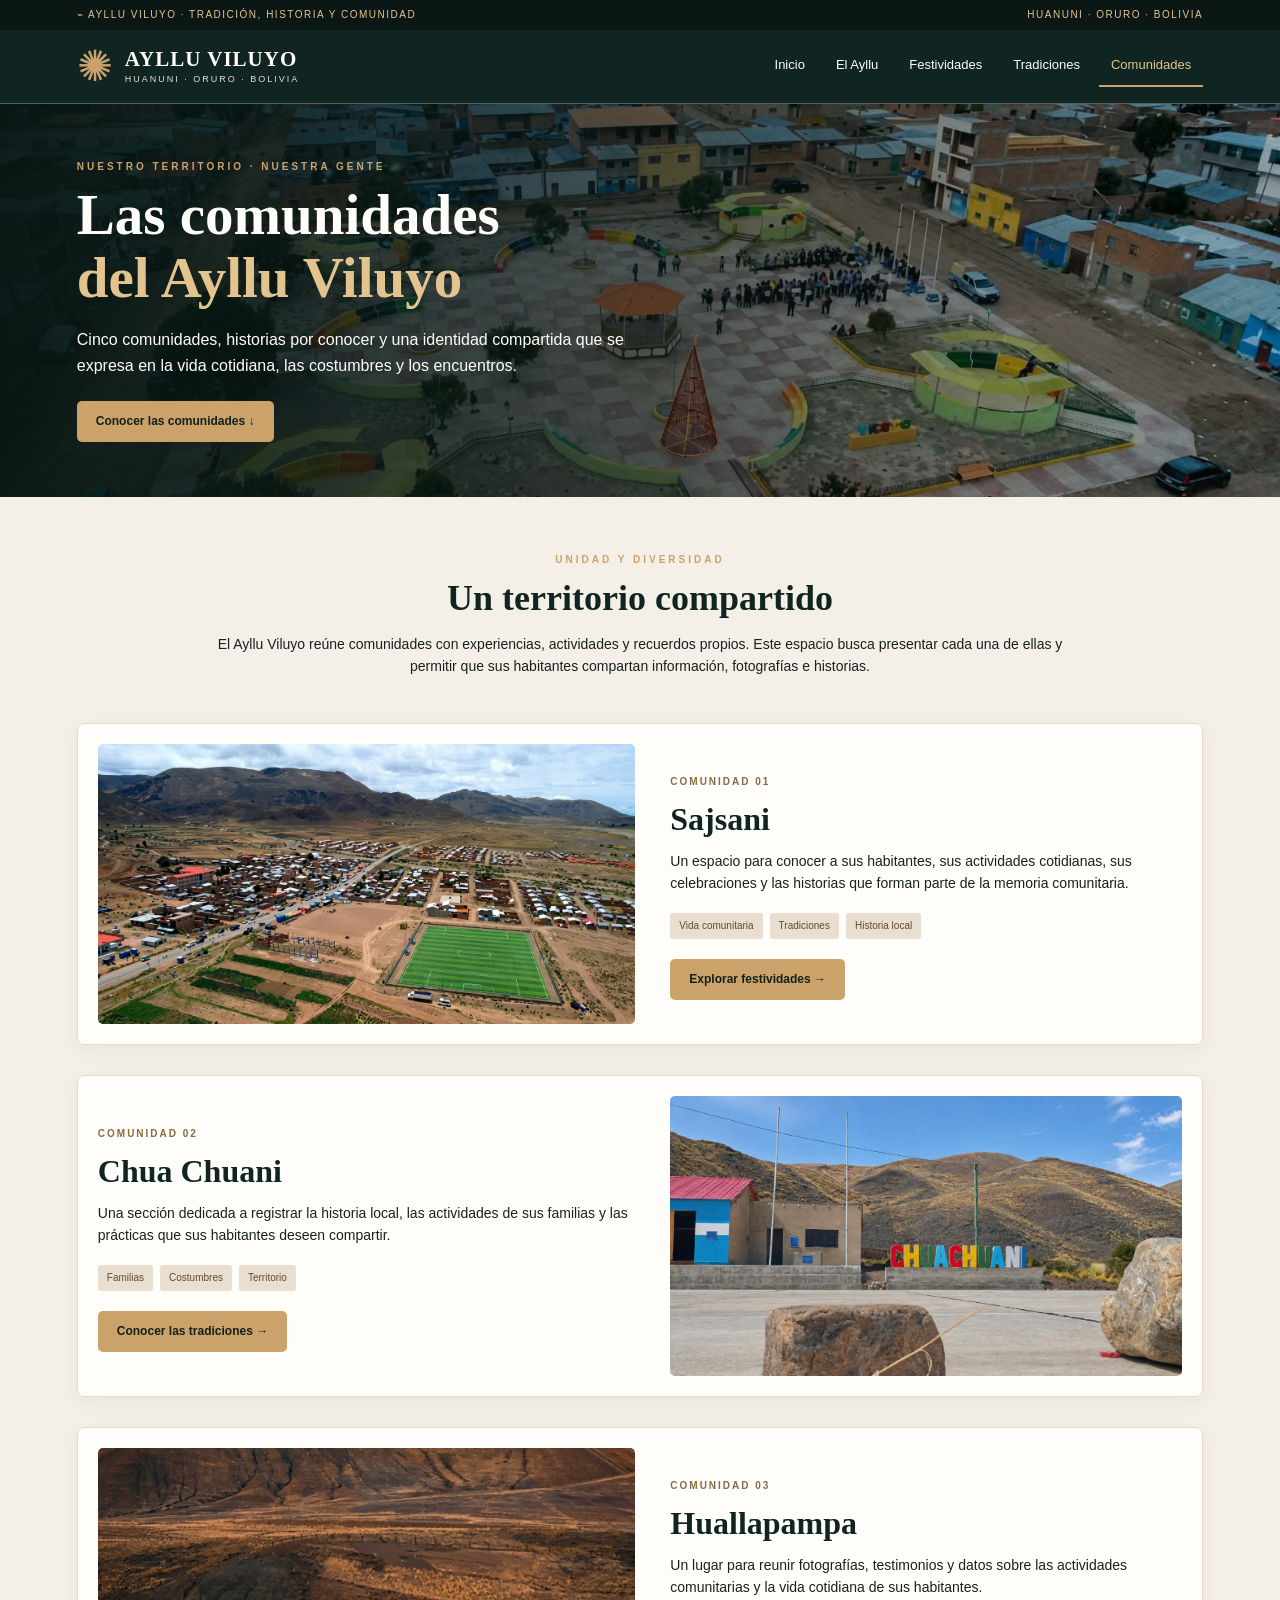
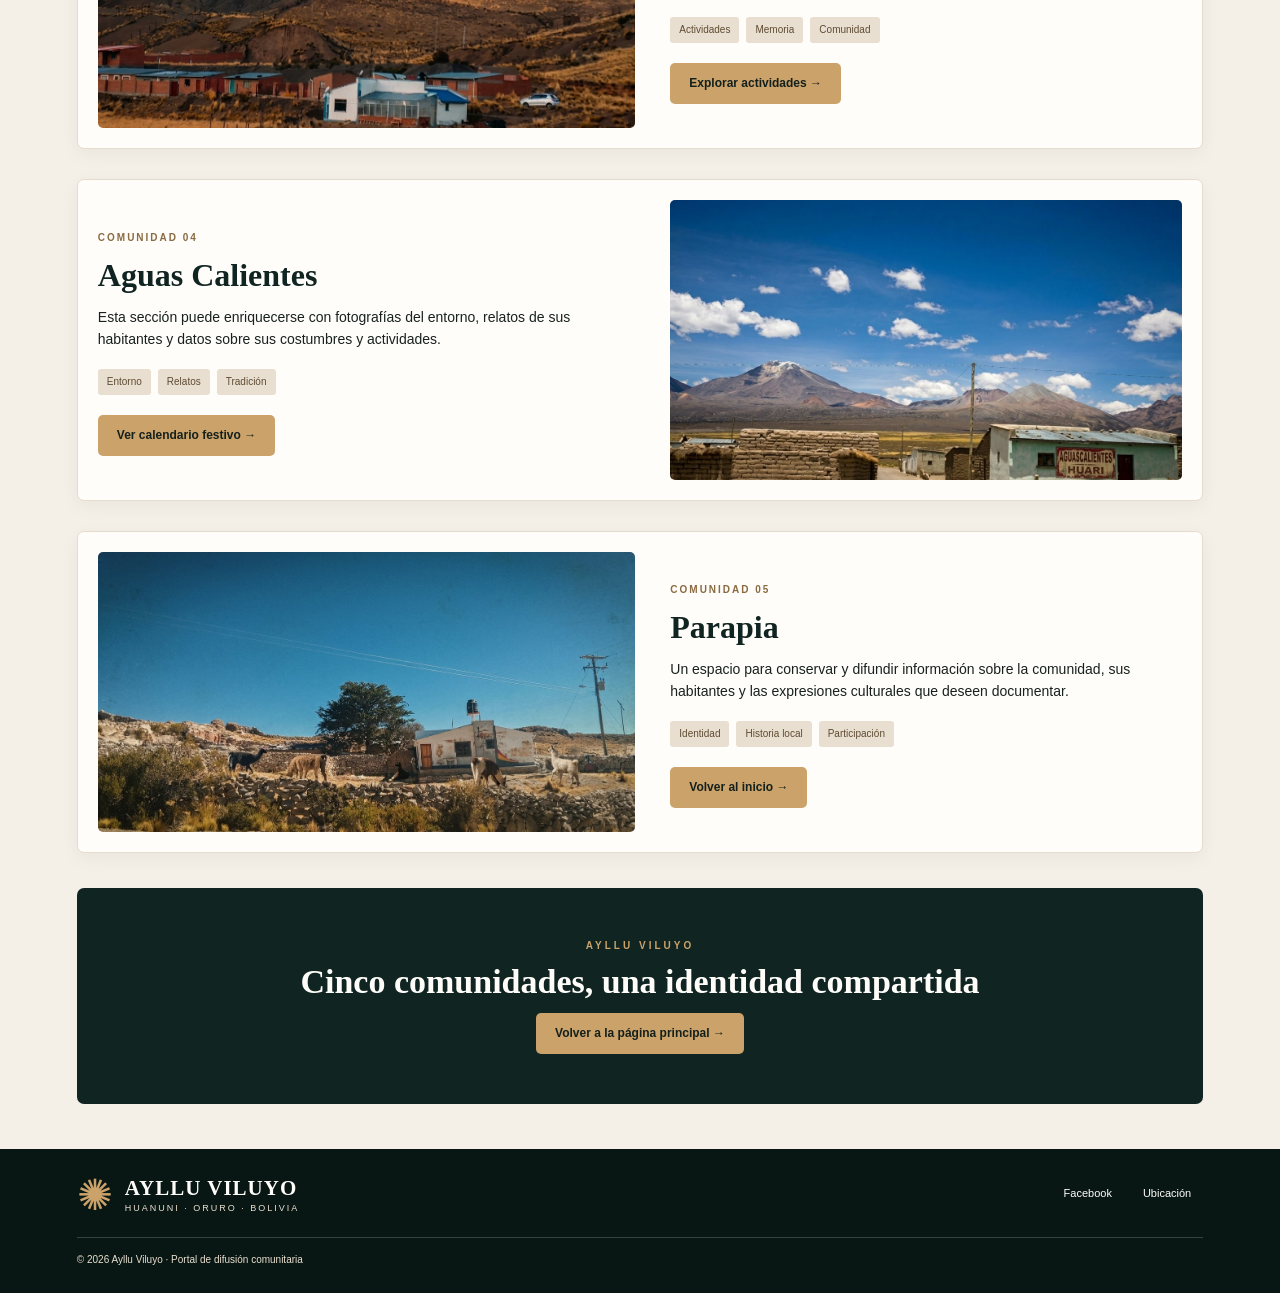
<file: comunidades.html>
<!DOCTYPE html>
<html lang="es">
<head>
<meta charset="UTF-8">
<meta name="viewport" content="width=device-width, initial-scale=1.0">
<title>Comunidades | Ayllu Viluyo</title>
<link rel="stylesheet" href="comunidades.css">
</head>
<body>

<div class="barra-superior"><span>⌁ AYLLU VILUYO · TRADICIÓN, HISTORIA Y COMUNIDAD</span><span>HUANUNI · ORURO · BOLIVIA</span></div>

<header class="encabezado">
<a class="marca" href="index.html"><span class="simbolo">✺</span><span><strong>AYLLU VILUYO</strong><small>HUANUNI · ORURO · BOLIVIA</small></span></a>
<nav>
<a href="index.html">Inicio</a>
<a href="index.html#el-ayllu">El Ayllu</a>
<a href="festividades.html">Festividades</a>
<a href="tradiciones.html">Tradiciones</a>
<a class="activo" href="comunidades.html">Comunidades</a>
</nav>
</header>

<section class="hero">
<div class="hero-contenido">
<p class="etiqueta">NUESTRO TERRITORIO · NUESTRA GENTE</p>
<h1>Las comunidades<br><span>del Ayllu Viluyo</span></h1>
<p>Cinco comunidades, historias por conocer y una identidad compartida que se expresa en la vida cotidiana, las costumbres y los encuentros.</p>
<a class="boton" href="#comunidades">Conocer las comunidades ↓</a>
</div>
</section>

<section class="introduccion">
<p class="etiqueta">UNIDAD Y DIVERSIDAD</p>
<h2>Un territorio compartido</h2>
<p>El Ayllu Viluyo reúne comunidades con experiencias, actividades y recuerdos propios. Este espacio busca presentar cada una de ellas y permitir que sus habitantes compartan información, fotografías e historias.</p>
</section>

<main id="comunidades" class="contenido">

<article class="comunidad-destacada" id="sajsani">
<img src="sajsani.jpeg" alt="Paisaje de la comunidad Sajsani">
<div class="detalle">
<span class="numero">COMUNIDAD 01</span>
<h2>Sajsani</h2>
<p>Un espacio para conocer a sus habitantes, sus actividades cotidianas, sus celebraciones y las historias que forman parte de la memoria comunitaria.</p>
<div class="etiquetas"><span>Vida comunitaria</span><span>Tradiciones</span><span>Historia local</span></div>
<a class="boton" href="festividades.html">Explorar festividades →</a>
</div>
</article>

<article class="comunidad-destacada invertida" id="chua">
<img src="chua-chuani.jpeg" alt="Paisaje de Chua Chuani">
<div class="detalle">
<span class="numero">COMUNIDAD 02</span>
<h2>Chua Chuani</h2>
<p>Una sección dedicada a registrar la historia local, las actividades de sus familias y las prácticas que sus habitantes deseen compartir.</p>
<div class="etiquetas"><span>Familias</span><span>Costumbres</span><span>Territorio</span></div>
<a class="boton" href="tradiciones.html">Conocer las tradiciones →</a>
</div>
</article>

<article class="comunidad-destacada" id="hualla">
<img src="huallapampa.jpeg" alt="Paisaje de Huallapampa">
<div class="detalle">
<span class="numero">COMUNIDAD 03</span>
<h2>Huallapampa</h2>
<p>Un lugar para reunir fotografías, testimonios y datos sobre las actividades comunitarias y la vida cotidiana de sus habitantes.</p>
<div class="etiquetas"><span>Actividades</span><span>Memoria</span><span>Comunidad</span></div>
<a class="boton" href="tradiciones.html">Explorar actividades →</a>
</div>
</article>

<article class="comunidad-destacada invertida" id="aguas">
<img src="aguas-calientes.jpeg" alt="Paisaje de Aguas Calientes">
<div class="detalle">
<span class="numero">COMUNIDAD 04</span>
<h2>Aguas Calientes</h2>
<p>Esta sección puede enriquecerse con fotografías del entorno, relatos de sus habitantes y datos sobre sus costumbres y actividades.</p>
<div class="etiquetas"><span>Entorno</span><span>Relatos</span><span>Tradición</span></div>
<a class="boton" href="festividades.html">Ver calendario festivo →</a>
</div>
</article>

<article class="comunidad-destacada" id="parapia">
<img src="parapia.jpeg" alt="Paisaje de Parapia">
<div class="detalle">
<span class="numero">COMUNIDAD 05</span>
<h2>Parapia</h2>
<p>Un espacio para conservar y difundir información sobre la comunidad, sus habitantes y las expresiones culturales que deseen documentar.</p>
<div class="etiquetas"><span>Identidad</span><span>Historia local</span><span>Participación</span></div>
<a class="boton" href="index.html">Volver al inicio →</a>
</div>
</article>

<section class="mensaje-final">
<p class="etiqueta">AYLLU VILUYO</p>
<h2>Cinco comunidades, una identidad compartida</h2>
<a class="boton" href="index.html">Volver a la página principal →</a>
</section>

</main>

<footer class="pie">
<a class="marca" href="index.html"><span class="simbolo">✺</span><span><strong>AYLLU VILUYO</strong><small>HUANUNI · ORURO · BOLIVIA</small></span></a>
<nav><a href="https://www.facebook.com/share/1BKvcviDow/">Facebook</a><a href="https://maps.app.goo.gl/x93vwBdLTBZR4XHk8?g_st=aw">Ubicación</a></nav>
<p>© 2026 Ayllu Viluyo · Portal de difusión comunitaria</p>
</footer>

</body>
</html>
</file>
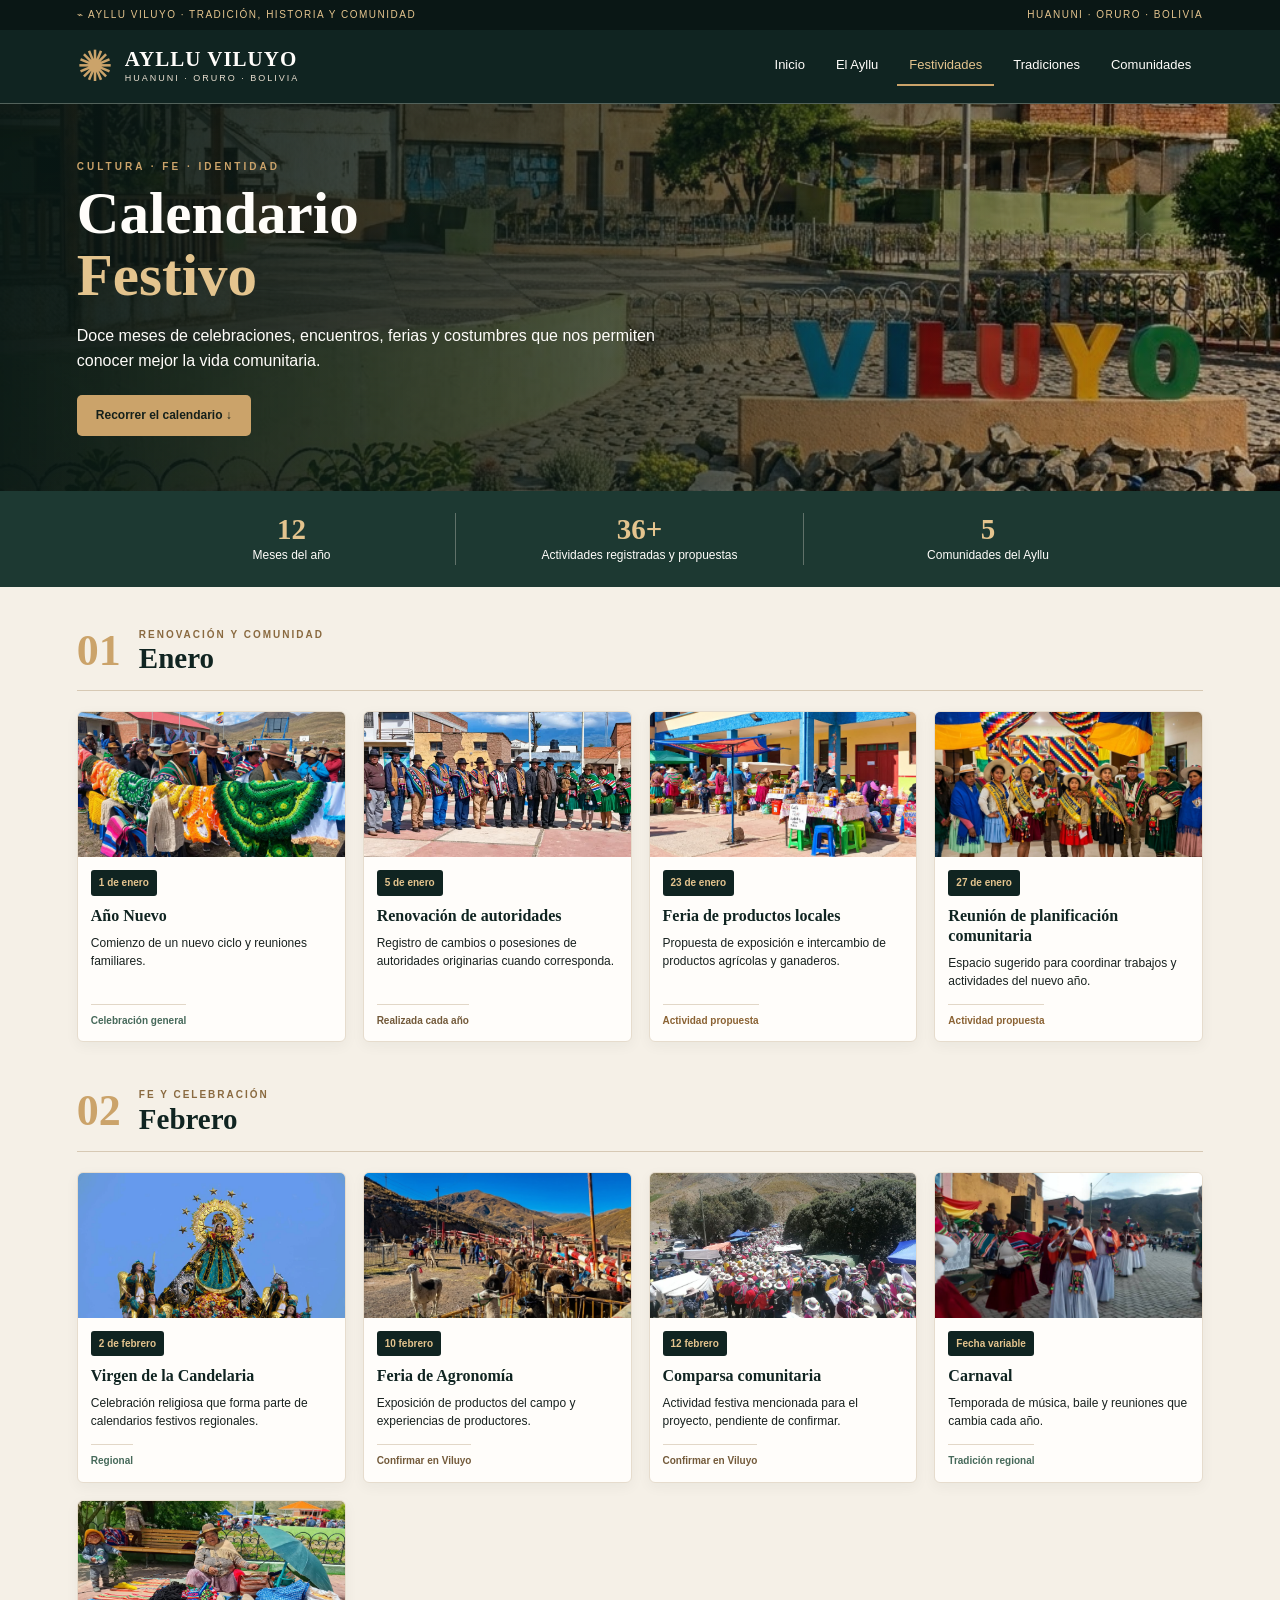
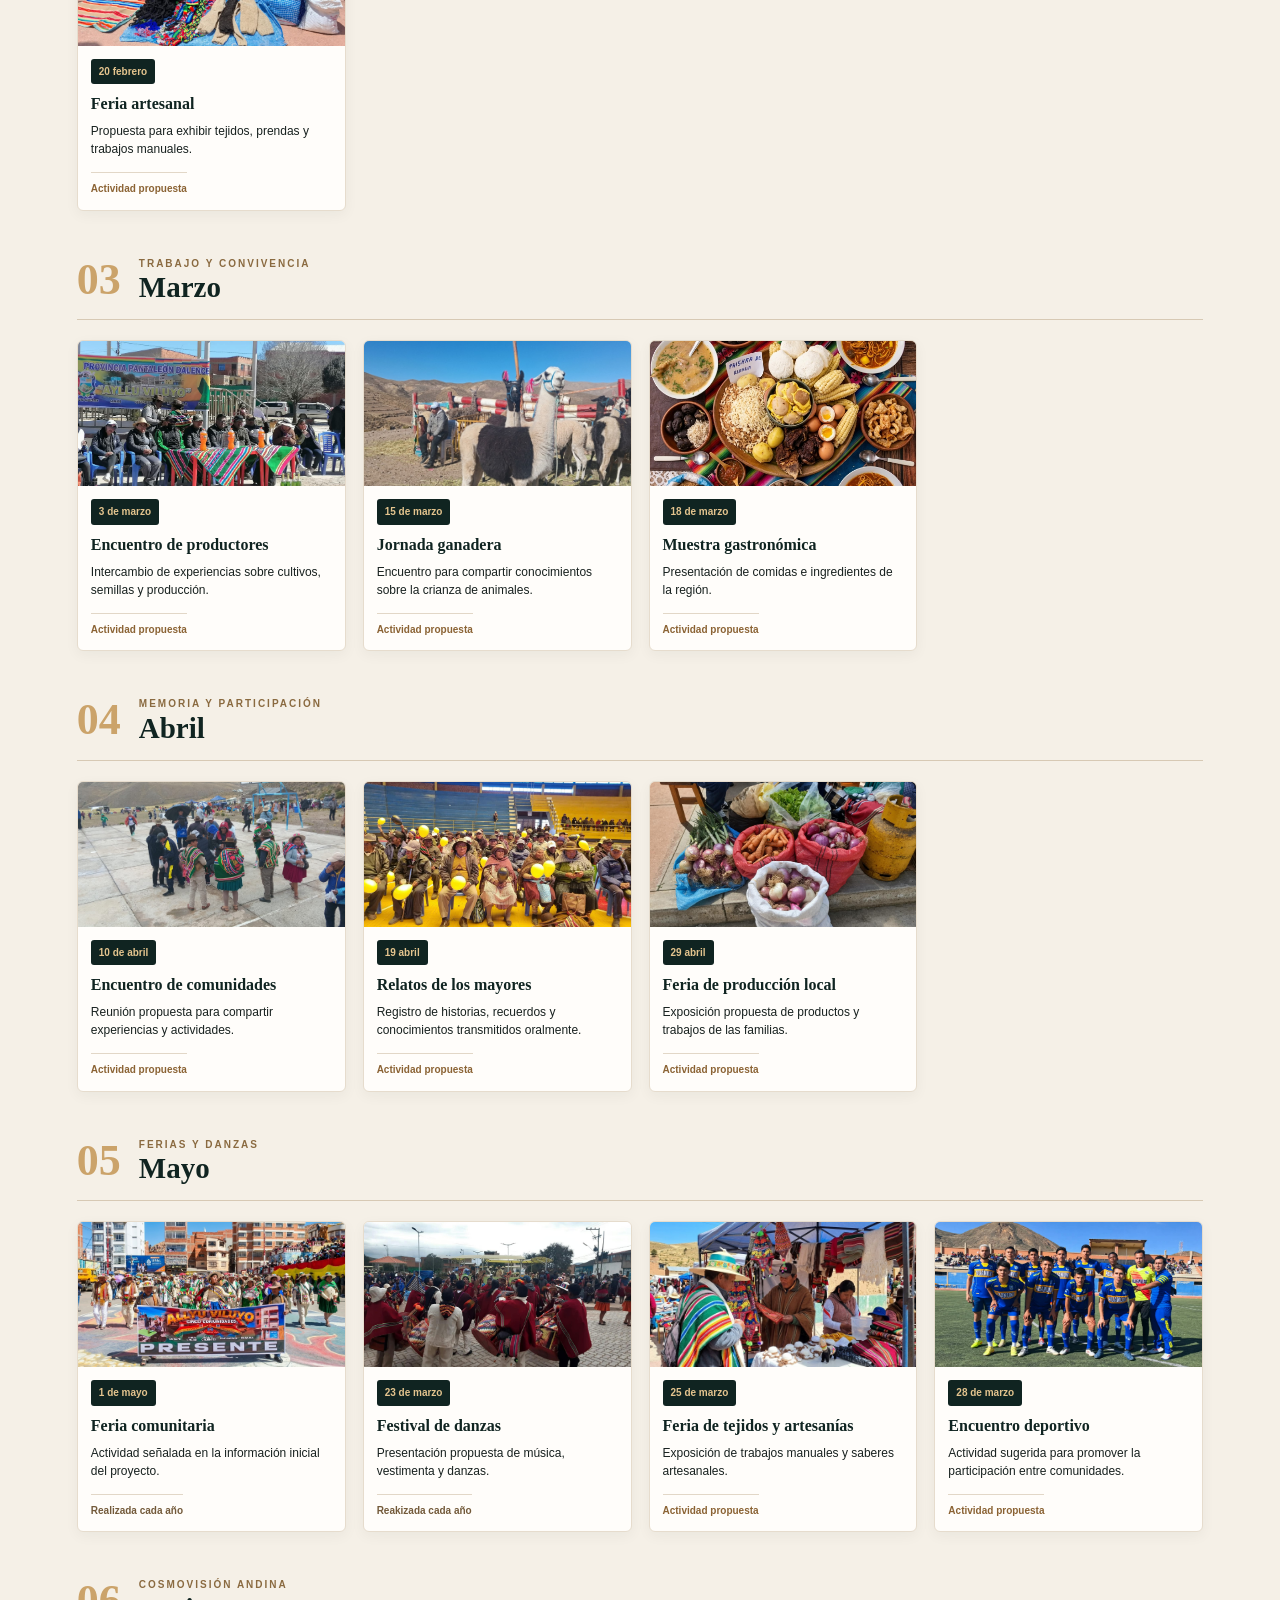
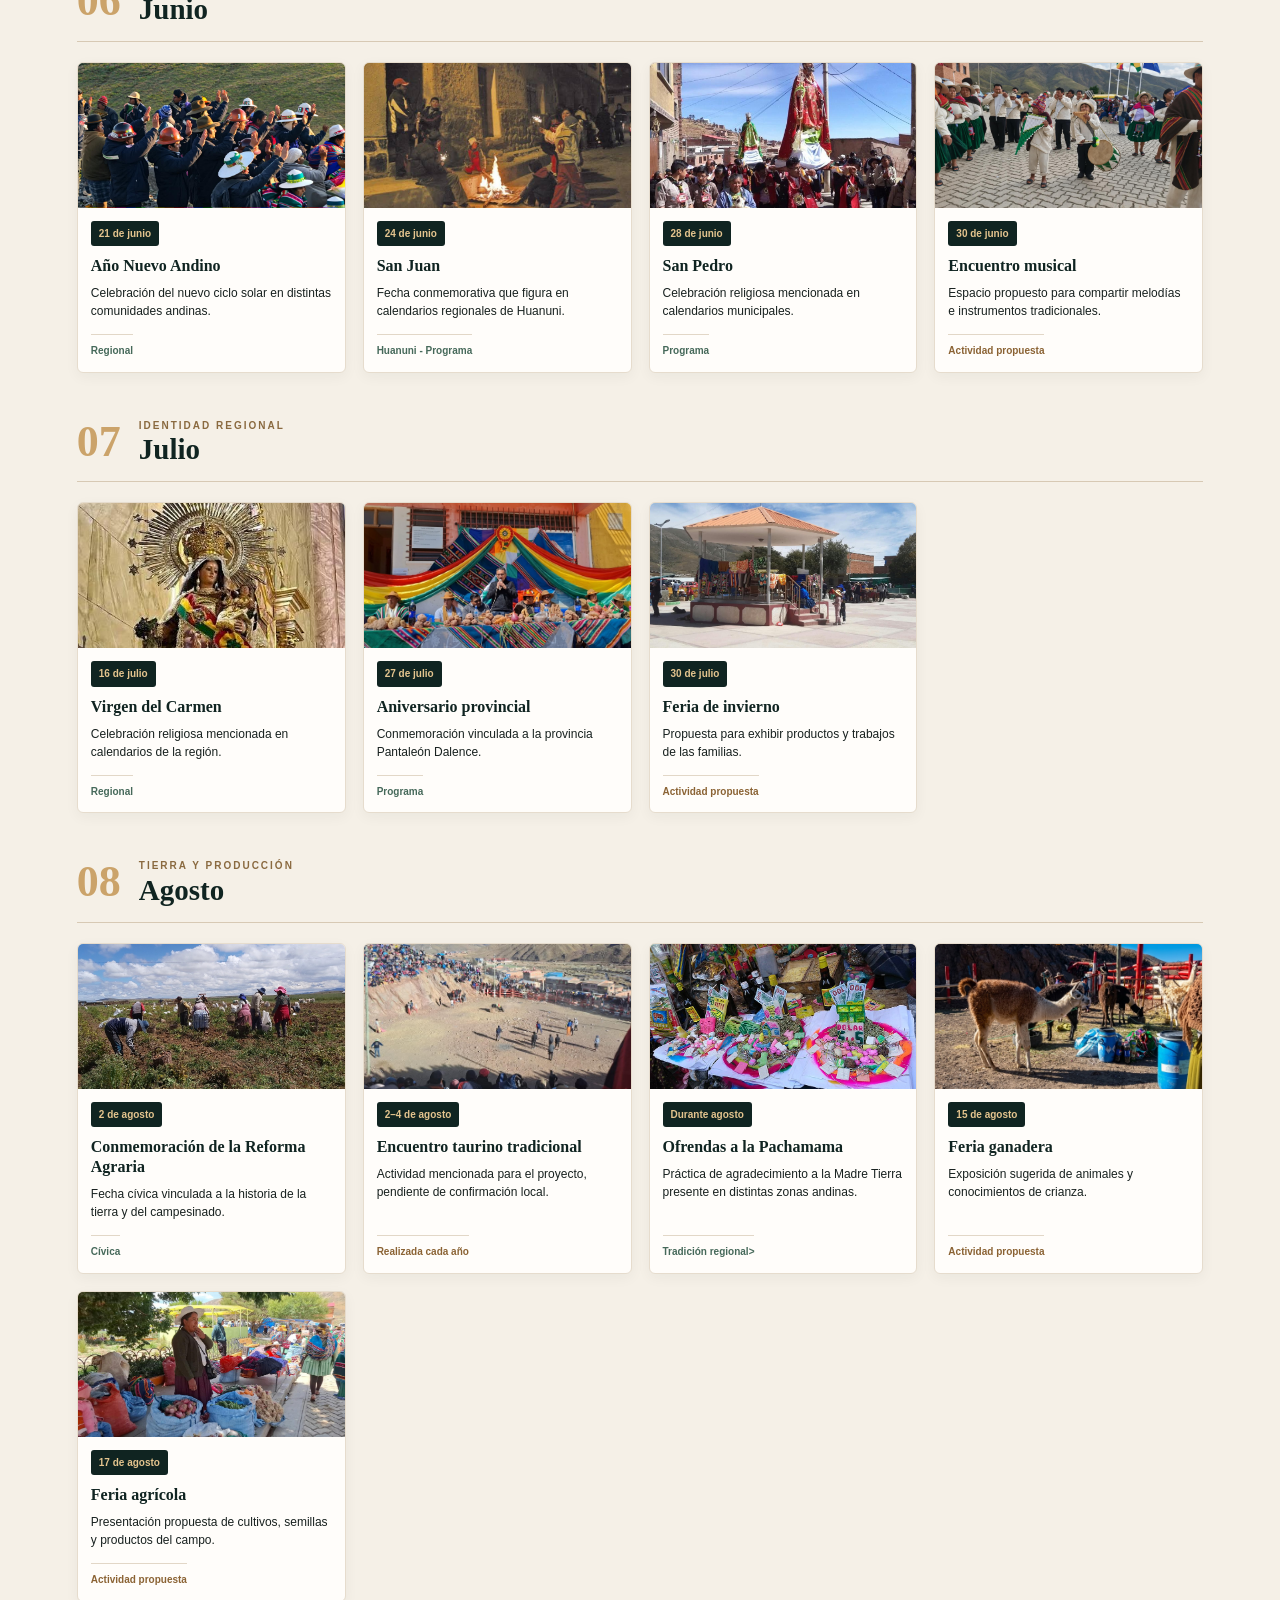
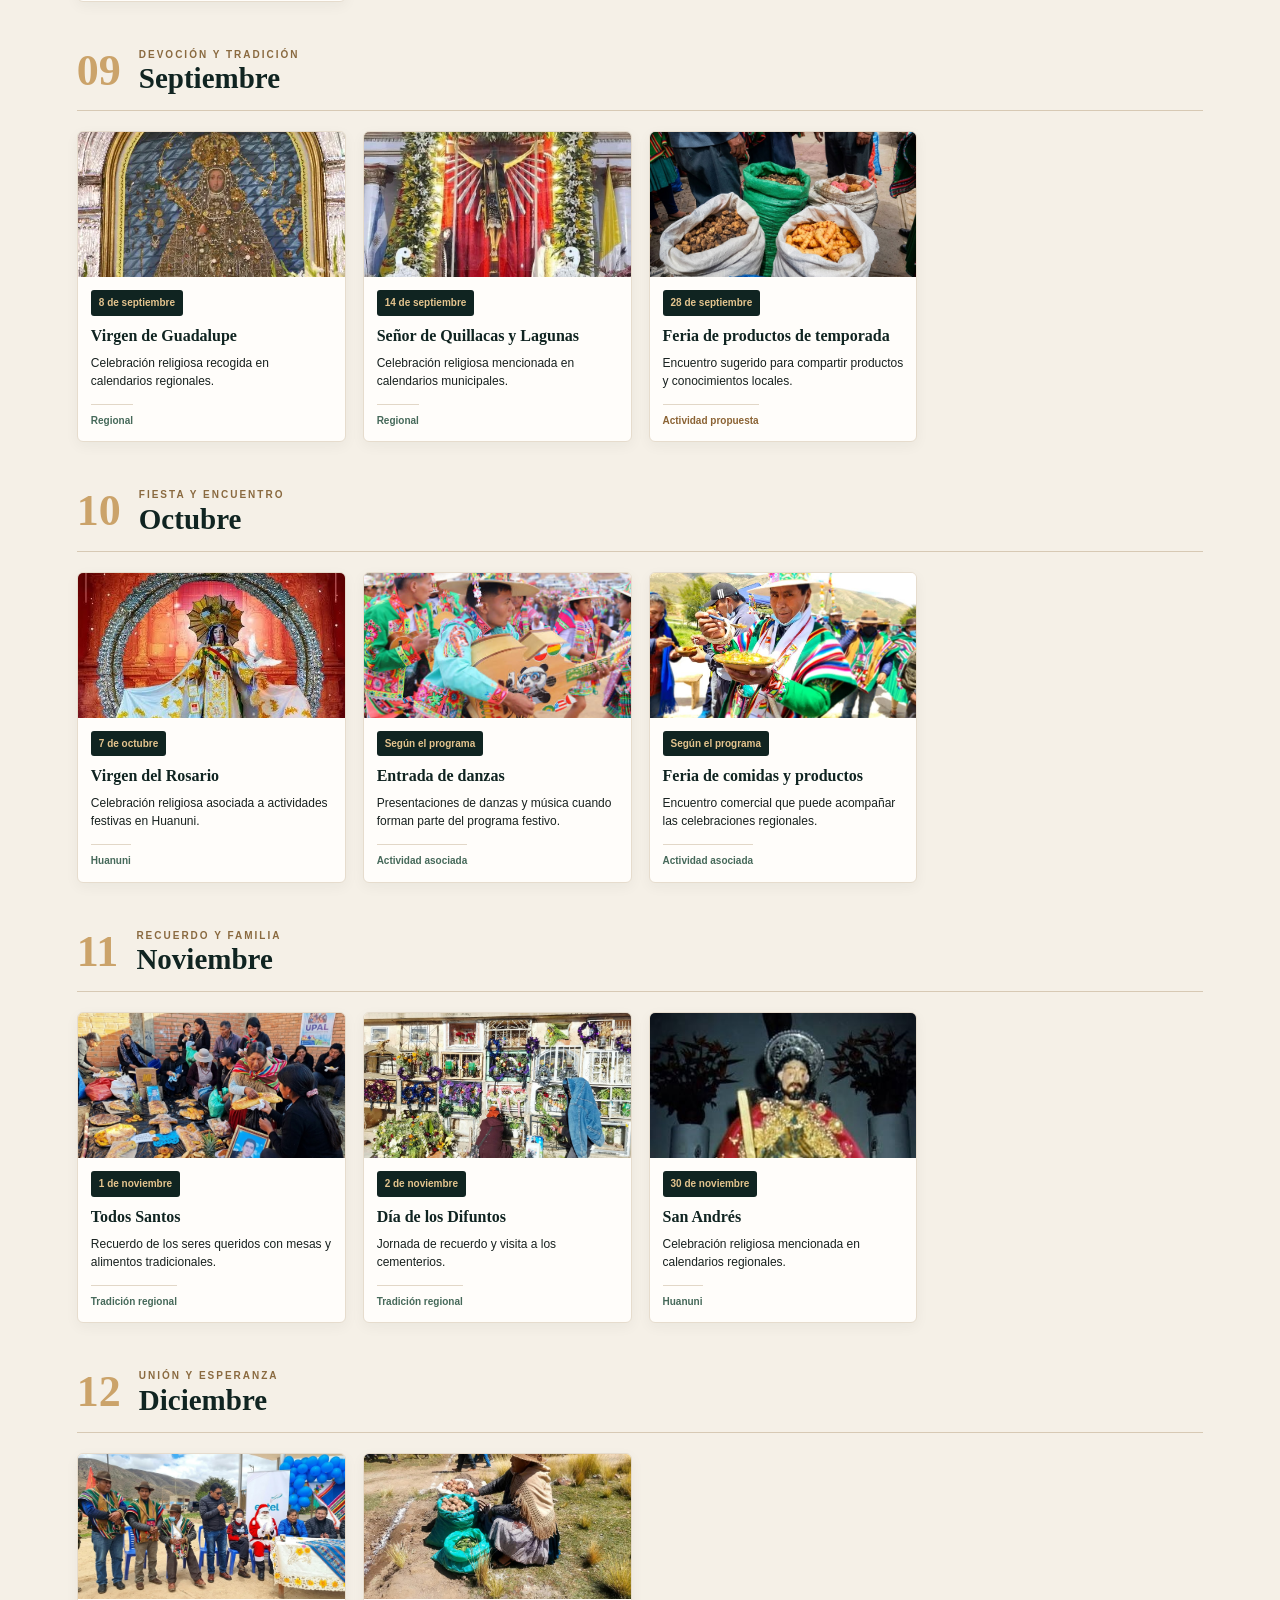
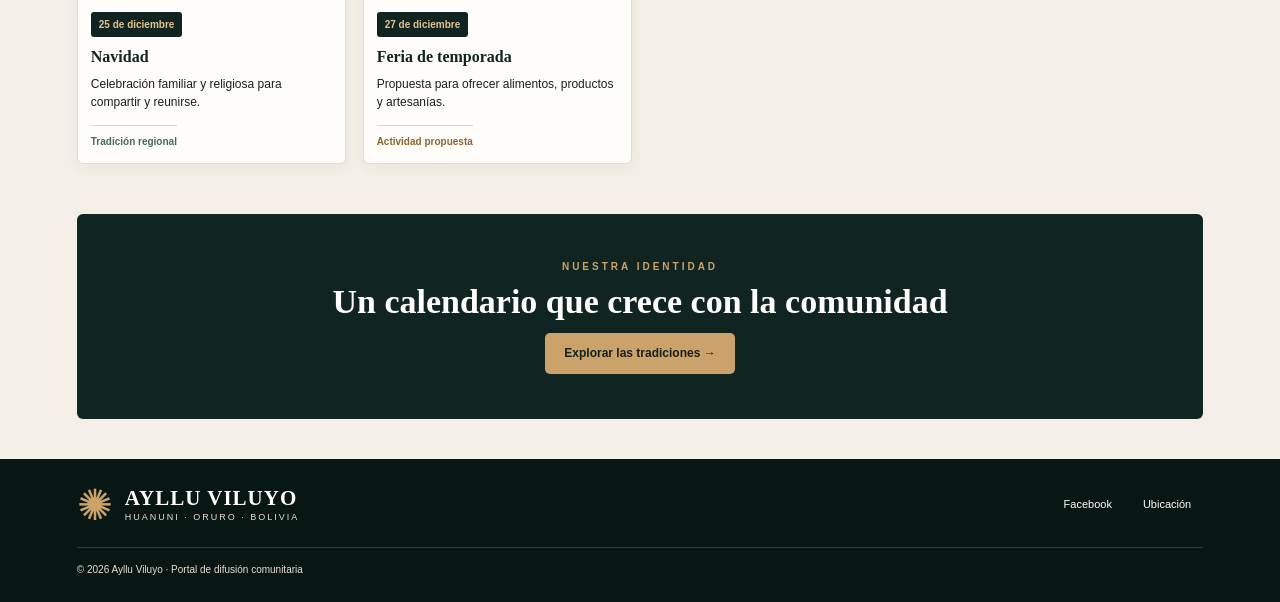
<file: festividades.html>
<!DOCTYPE html>
<html lang="es">
<head>
<meta charset="UTF-8">
<meta name="viewport" content="width=device-width, initial-scale=1.0">
<title>Calendario Festivo | Ayllu Viluyo</title>
<link rel="stylesheet" href="festividades.css">
</head>
<body>

<div class="barra-superior"><span>⌁ AYLLU VILUYO · TRADICIÓN, HISTORIA Y COMUNIDAD</span><span>HUANUNI · ORURO · BOLIVIA</span></div>
<header class="encabezado">
    <a class="marca" href="index.html"><span class="simbolo">✺</span><span><strong>AYLLU VILUYO</strong><small>HUANUNI · ORURO · BOLIVIA</small></span></a>
    <nav>
        <a href="index.html">Inicio</a><a href="index.html#el-ayllu">El Ayllu</a><a class="activo" href="festividades.html">Festividades</a><a href="tradiciones.html">Tradiciones</a><a href="comunidades.html">Comunidades</a>
    </nav>
</header>

<section class="hero hero-festividades">
    <div class="hero-contenido">
        <p class="etiqueta">CULTURA · FE · IDENTIDAD</p>
        <h1>Calendario<br><span>Festivo</span></h1>
        <p>Doce meses de celebraciones, encuentros, ferias y costumbres que nos permiten conocer mejor la vida comunitaria.</p>
        <a class="boton" href="#enero">Recorrer el calendario ↓</a>
    </div>
</section>

<section class="resumen">
    <div><strong>12</strong><span>Meses del año</span></div>
    <div><strong>36+</strong><span>Actividades registradas y propuestas</span></div>
    <div><strong>5</strong><span>Comunidades del Ayllu</span></div>
</section>

<main class="calendario">

<section class="mes" id="enero">
    <div class="titulo-mes"><span>01</span><div><p>RENOVACIÓN Y COMUNIDAD</p><h2>Enero</h2></div></div>
    <div class="rejilla">
        <article class="tarjeta"><img src="ano-nuevo.jpeg" alt="Año Nuevo"><div class="texto-tarjeta"><span class="fecha">1 de enero</span><h3>Año Nuevo</h3><p>Comienzo de un nuevo ciclo y reuniones familiares.</p><span class="tipo regional">Celebración general</span></div></article>
        <article class="tarjeta"><img src="autoridades.jpeg" alt="Autoridades comunitarias"><div class="texto-tarjeta"><span class="fecha">5 de enero</span><h3>Renovación de autoridades</h3><p>Registro de cambios o posesiones de autoridades originarias cuando corresponda.</p><span class="tipo">Realizada cada año</span></div></article>
        <article class="tarjeta"><img src="feria-enero.jpeg" alt="Feria de productos"><div class="texto-tarjeta"><span class="fecha">23 de enero</span><h3>Feria de productos locales</h3><p>Propuesta de exposición e intercambio de productos agrícolas y ganaderos.</p><span class="tipo propuesta">Actividad propuesta</span></div></article>
        <article class="tarjeta"><img src="reunion-comunal.jpeg" alt="Reunión comunal"><div class="texto-tarjeta"><span class="fecha">27 de enero</span><h3>Reunión de planificación comunitaria</h3><p>Espacio sugerido para coordinar trabajos y actividades del nuevo año.</p><span class="tipo propuesta">Actividad propuesta</span></div></article>
    </div>
</section>

<section class="mes" id="febrero">
    <div class="titulo-mes"><span>02</span><div><p>FE Y CELEBRACIÓN</p><h2>Febrero</h2></div></div>
    <div class="rejilla">
        <article class="tarjeta"><img src="virgen-candelaria.jpeg" alt="Virgen de la Candelaria"><div class="texto-tarjeta"><span class="fecha">2 de febrero</span><h3>Virgen de la Candelaria</h3><p>Celebración religiosa que forma parte de calendarios festivos regionales.</p><span class="tipo regional">Regional</span></div></article>
        <article class="tarjeta"><img src="feria-febrero.jpeg" alt="Feria de agronomía"><div class="texto-tarjeta"><span class="fecha">10 febrero</span><h3>Feria de Agronomía</h3><p>Exposición de productos del campo y experiencias de productores.</p><span class="tipo">Confirmar en Viluyo</span></div></article>
        <article class="tarjeta"><img src="comparsa.jpeg" alt="Comparsa festiva"><div class="texto-tarjeta"><span class="fecha">12 febrero</span><h3>Comparsa comunitaria</h3><p>Actividad festiva mencionada para el proyecto, pendiente de confirmar.</p><span class="tipo">Confirmar en Viluyo</span></div></article>
        <article class="tarjeta"><img src="carnaval.jpeg" alt="Carnaval andino"><div class="texto-tarjeta"><span class="fecha">Fecha variable</span><h3>Carnaval</h3><p>Temporada de música, baile y reuniones que cambia cada año.</p><span class="tipo regional">Tradición regional</span></div></article>
        <article class="tarjeta"><img src="feria-artesanal.jpeg" alt="Feria artesanal"><div class="texto-tarjeta"><span class="fecha">20 febrero</span><h3>Feria artesanal</h3><p>Propuesta para exhibir tejidos, prendas y trabajos manuales.</p><span class="tipo propuesta">Actividad propuesta</span></div></article>
    </div>
</section>

<section class="mes" id="marzo">
    <div class="titulo-mes"><span>03</span><div><p>TRABAJO Y CONVIVENCIA</p><h2>Marzo</h2></div></div>
    <div class="rejilla">
        <article class="tarjeta"><img src="produccion-agricola.jpeg" alt="Productos agrícolas"><div class="texto-tarjeta"><span class="fecha">3 de marzo</span><h3>Encuentro de productores</h3><p>Intercambio de experiencias sobre cultivos, semillas y producción.</p><span class="tipo propuesta">Actividad propuesta</span></div></article>
        <article class="tarjeta"><img src="ganaderia.jpeg" alt="Ganadería"><div class="texto-tarjeta"><span class="fecha">15 de marzo</span><h3>Jornada ganadera</h3><p>Encuentro para compartir conocimientos sobre la crianza de animales.</p><span class="tipo propuesta">Actividad propuesta</span></div></article>
        <article class="tarjeta"><img src="gastronomia.jpeg" alt="Comida regional"><div class="texto-tarjeta"><span class="fecha">18 de marzo</span><h3>Muestra gastronómica</h3><p>Presentación de comidas e ingredientes de la región.</p><span class="tipo propuesta">Actividad propuesta</span></div></article>
    </div>
</section>

<section class="mes" id="abril">
    <div class="titulo-mes"><span>04</span><div><p>MEMORIA Y PARTICIPACIÓN</p><h2>Abril</h2></div></div>
    <div class="rejilla">
        <article class="tarjeta"><img src="encuentro-comunitario.jpeg" alt="Encuentro comunitario"><div class="texto-tarjeta"><span class="fecha">10 de abril</span><h3>Encuentro de comunidades</h3><p>Reunión propuesta para compartir experiencias y actividades.</p><span class="tipo propuesta">Actividad propuesta</span></div></article>
        <article class="tarjeta"><img src="historias-orales.jpeg" alt="Memoria de los mayores"><div class="texto-tarjeta"><span class="fecha">19 abril</span><h3>Relatos de los mayores</h3><p>Registro de historias, recuerdos y conocimientos transmitidos oralmente.</p><span class="tipo propuesta">Actividad propuesta</span></div></article>
        <article class="tarjeta"><img src="feria-productiva.jpeg" alt="Feria productiva"><div class="texto-tarjeta"><span class="fecha">29 abril</span><h3>Feria de producción local</h3><p>Exposición propuesta de productos y trabajos de las familias.</p><span class="tipo propuesta">Actividad propuesta</span></div></article>
    </div>
</section>

<section class="mes" id="mayo">
    <div class="titulo-mes"><span>05</span><div><p>FERIAS Y DANZAS</p><h2>Mayo</h2></div></div>
    <div class="rejilla">
        <article class="tarjeta"><img src="feria-mayo.jpeg" alt="Feria de mayo"><div class="texto-tarjeta"><span class="fecha">1 de mayo</span><h3>Feria comunitaria</h3><p>Actividad señalada en la información inicial del proyecto.</p><span class="tipo">Realizada cada año</span></div></article>
        <article class="tarjeta"><img src="danzas1.jpeg" alt="Festival de danzas"><div class="texto-tarjeta"><span class="fecha">23 de marzo</span><h3>Festival de danzas</h3><p>Presentación propuesta de música, vestimenta y danzas.</p><span class="tipo">Reakizada cada año</span></div></article>
        <article class="tarjeta"><img src="artesanias.jpeg" alt="Tejidos artesanales"><div class="texto-tarjeta"><span class="fecha">25 de marzo</span><h3>Feria de tejidos y artesanías</h3><p>Exposición de trabajos manuales y saberes artesanales.</p><span class="tipo propuesta">Actividad propuesta</span></div></article>
        <article class="tarjeta"><img src="encuentro-deportivo.jpeg" alt="Encuentro deportivo"><div class="texto-tarjeta"><span class="fecha">28 de marzo</span><h3>Encuentro deportivo</h3><p>Actividad sugerida para promover la participación entre comunidades.</p><span class="tipo propuesta">Actividad propuesta</span></div></article>
    </div>
</section>

<section class="mes" id="junio">
    <div class="titulo-mes"><span>06</span><div><p>COSMOVISIÓN ANDINA</p><h2>Junio</h2></div></div>
    <div class="rejilla">
        <article class="tarjeta"><img src="ano-nuevo-andino.jpeg" alt="Año Nuevo Andino"><div class="texto-tarjeta"><span class="fecha">21 de junio</span><h3>Año Nuevo Andino</h3><p>Celebración del nuevo ciclo solar en distintas comunidades andinas.</p><span class="tipo regional">Regional</span></div></article>
        <article class="tarjeta"><img src="san-juan.jpeg" alt="San Juan"><div class="texto-tarjeta"><span class="fecha">24 de junio</span><h3>San Juan</h3><p>Fecha conmemorativa que figura en calendarios regionales de Huanuni.</p><span class="tipo regional">Huanuni - Programa</span></div></article>
        <article class="tarjeta"><img src="san-pedro.jpeg" alt="San Pedro"><div class="texto-tarjeta"><span class="fecha">28 de junio</span><h3>San Pedro</h3><p>Celebración religiosa mencionada en calendarios municipales.</p><span class="tipo regional">Programa</span></div></article>
        <article class="tarjeta"><img src="musica-andina.jpeg" alt="Música andina"><div class="texto-tarjeta"><span class="fecha">30 de junio</span><h3>Encuentro musical</h3><p>Espacio propuesto para compartir melodías e instrumentos tradicionales.</p><span class="tipo propuesta">Actividad propuesta</span></div></article>
    </div>
</section>

<section class="mes" id="julio">
    <div class="titulo-mes"><span>07</span><div><p>IDENTIDAD REGIONAL</p><h2>Julio</h2></div></div>
    <div class="rejilla">
        <article class="tarjeta"><img src="virgen-carmen.jpeg" alt="Virgen del Carmen"><div class="texto-tarjeta"><span class="fecha">16 de julio</span><h3>Virgen del Carmen</h3><p>Celebración religiosa mencionada en calendarios de la región.</p><span class="tipo regional">Regional</span></div></article>
        <article class="tarjeta"><img src="aniversario-provincia.jpeg" alt="Aniversario provincial"><div class="texto-tarjeta"><span class="fecha">27 de julio</span><h3>Aniversario provincial</h3><p>Conmemoración vinculada a la provincia Pantaleón Dalence.</p><span class="tipo regional">Programa</span></div></article>
        <article class="tarjeta"><img src="feria-invierno.jpeg" alt="Feria de productos"><div class="texto-tarjeta"><span class="fecha">30 de julio</span><h3>Feria de invierno</h3><p>Propuesta para exhibir productos y trabajos de las familias.</p><span class="tipo propuesta">Actividad propuesta</span></div></article>
    </div>
</section>

<section class="mes" id="agosto">
    <div class="titulo-mes"><span>08</span><div><p>TIERRA Y PRODUCCIÓN</p><h2>Agosto</h2></div></div>
    <div class="rejilla">
        <article class="tarjeta"><img src="reforma-agraria.jpeg" alt="Reforma Agraria"><div class="texto-tarjeta"><span class="fecha">2 de agosto</span><h3>Conmemoración de la Reforma Agraria</h3><p>Fecha cívica vinculada a la historia de la tierra y del campesinado.</p><span class="tipo regional">Cívica</span></div></article>
        <article class="tarjeta"><img src="toros.jpeg" alt="Encuentro taurino"><div class="texto-tarjeta"><span class="fecha">2–4 de agosto</span><h3>Encuentro taurino tradicional</h3><p>Actividad mencionada para el proyecto, pendiente de confirmación local.</p><span class="tipo propuesta">Realizada cada año</span></div></article>
        <article class="tarjeta"><img src="fiesta-pachamama.jpeg" alt="Ofrenda a la Pachamama"><div class="texto-tarjeta"><span class="fecha">Durante agosto</span><h3>Ofrendas a la Pachamama</h3><p>Práctica de agradecimiento a la Madre Tierra presente en distintas zonas andinas.</p><span class="tipo regional">Tradición regional></span></div></article>
        <article class="tarjeta"><img src="feria-ganadera.jpeg" alt="Feria ganadera"><div class="texto-tarjeta"><span class="fecha">15 de agosto</span><h3>Feria ganadera</h3><p>Exposición sugerida de animales y conocimientos de crianza.</p><span class="tipo propuesta">Actividad propuesta </span></div></article>
        <article class="tarjeta"><img src="feria-agricola.jpeg" alt="Feria agrícola"><div class="texto-tarjeta"><span class="fecha">17 de agosto</span><h3>Feria agrícola</h3><p>Presentación propuesta de cultivos, semillas y productos del campo.</p><span class="tipo propuesta">Actividad propuesta </span></div></article>
    </div>
</section>

<section class="mes" id="septiembre">
    <div class="titulo-mes"><span>09</span><div><p>DEVOCIÓN Y TRADICIÓN</p><h2>Septiembre</h2></div></div>
    <div class="rejilla">
        <article class="tarjeta"><img src="virgen-guadalupe.webp" alt="Virgen de Guadalupe"><div class="texto-tarjeta"><span class="fecha">8 de septiembre</span><h3>Virgen de Guadalupe</h3><p>Celebración religiosa recogida en calendarios regionales.</p><span class="tipo regional">Regional</span></div></article>
        <article class="tarjeta"><img src="señor-quillacas.jpg" alt="Señor de Quillacas"><div class="texto-tarjeta"><span class="fecha">14 de septiembre</span><h3>Señor de Quillacas y Lagunas</h3><p>Celebración religiosa mencionada en calendarios municipales.</p><span class="tipo regional">Regional</span></div></article>
        <article class="tarjeta"><img src="feria-primavera.jpeg" alt="Feria de temporada"><div class="texto-tarjeta"><span class="fecha">28 de septiembre</span><h3>Feria de productos de temporada</h3><p>Encuentro sugerido para compartir productos y conocimientos locales.</p><span class="tipo propuesta">Actividad propuesta</span></div></article>
    </div>
</section>

<section class="mes" id="octubre">
    <div class="titulo-mes"><span>10</span><div><p>FIESTA Y ENCUENTRO</p><h2>Octubre</h2></div></div>
    <div class="rejilla">
        <article class="tarjeta"><img src="virgen-rosario.jpeg" alt="Virgen del Rosario"><div class="texto-tarjeta"><span class="fecha">7 de octubre</span><h3>Virgen del Rosario</h3><p>Celebración religiosa asociada a actividades festivas en Huanuni.</p><span class="tipo regional">Huanuni</span></div></article>
        <article class="tarjeta"><img src="entrada-folklorica.jpeg" alt="Danzas folklóricas"><div class="texto-tarjeta"><span class="fecha">Según el programa</span><h3>Entrada de danzas</h3><p>Presentaciones de danzas y música cuando forman parte del programa festivo.</p><span class="tipo regional">Actividad asociada</span></div></article>
        <article class="tarjeta"><img src="feria-octubre.jpeg" alt="Feria de comida"><div class="texto-tarjeta"><span class="fecha">Según el programa</span><h3>Feria de comidas y productos</h3><p>Encuentro comercial que puede acompañar las celebraciones regionales.</p><span class="tipo regional">Actividad asociada</span></div></article>
    </div>
</section>

<section class="mes" id="noviembre">
    <div class="titulo-mes"><span>11</span><div><p>RECUERDO Y FAMILIA</p><h2>Noviembre</h2></div></div>
    <div class="rejilla">
        <article class="tarjeta"><img src="todos-santos.jpeg" alt="Mesa de Todos Santos"><div class="texto-tarjeta"><span class="fecha">1 de noviembre</span><h3>Todos Santos</h3><p>Recuerdo de los seres queridos con mesas y alimentos tradicionales.</p><span class="tipo regional">Tradición regional</span></div></article>
        <article class="tarjeta"><img src="dia-difuntos.jpeg" alt="Día de los Difuntos"><div class="texto-tarjeta"><span class="fecha">2 de noviembre</span><h3>Día de los Difuntos</h3><p>Jornada de recuerdo y visita a los cementerios.</p><span class="tipo regional">Tradición regional</span></div></article>
        <article class="tarjeta"><img src="san-andres.jpeg" alt="San Andrés"><div class="texto-tarjeta"><span class="fecha">30 de noviembre</span><h3>San Andrés</h3><p>Celebración religiosa mencionada en calendarios regionales.</p><span class="tipo regional">Huanuni</span></div></article>
    </div>
</section>

<section class="mes" id="diciembre">
    <div class="titulo-mes"><span>12</span><div><p>UNIÓN Y ESPERANZA</p><h2>Diciembre</h2></div></div>
    <div class="rejilla">
        <article class="tarjeta"><img src="navidad.jpeg" alt="Navidad"><div class="texto-tarjeta"><span class="fecha">25 de diciembre</span><h3>Navidad</h3><p>Celebración familiar y religiosa para compartir y reunirse.</p><span class="tipo regional">Tradición regional</span></div></article>
        <article class="tarjeta"><img src="festividad-navidad.jpeg" alt="Feria de temporada"><div class="texto-tarjeta"><span class="fecha">27 de diciembre</span><h3>Feria de temporada</h3><p>Propuesta para ofrecer alimentos, productos y artesanías.</p><span class="tipo propuesta">Actividad propuesta</span></div></article>
    </div>
</section>

<section class="cierre-calendario">
    <p class="etiqueta">NUESTRA IDENTIDAD</p>
    <h2>Un calendario que crece con la comunidad</h2>
    <a class="boton" href="tradiciones.html">Explorar las tradiciones →</a>
</section>

</main>
<footer class="pie"><a class="marca" href="index.html"><span class="simbolo">✺</span><span><strong>AYLLU VILUYO</strong><small>HUANUNI · ORURO · BOLIVIA</small></span></a>
    <nav><a href="https://www.facebook.com/share/1BKvcviDow/">Facebook</a><a href="https://maps.app.goo.gl/x93vwBdLTBZR4XHk8?g_st=aw">Ubicación</a></nav><p>© 2026 Ayllu Viluyo · Portal de difusión comunitaria</p></footer>

</body>
</html>
</file>
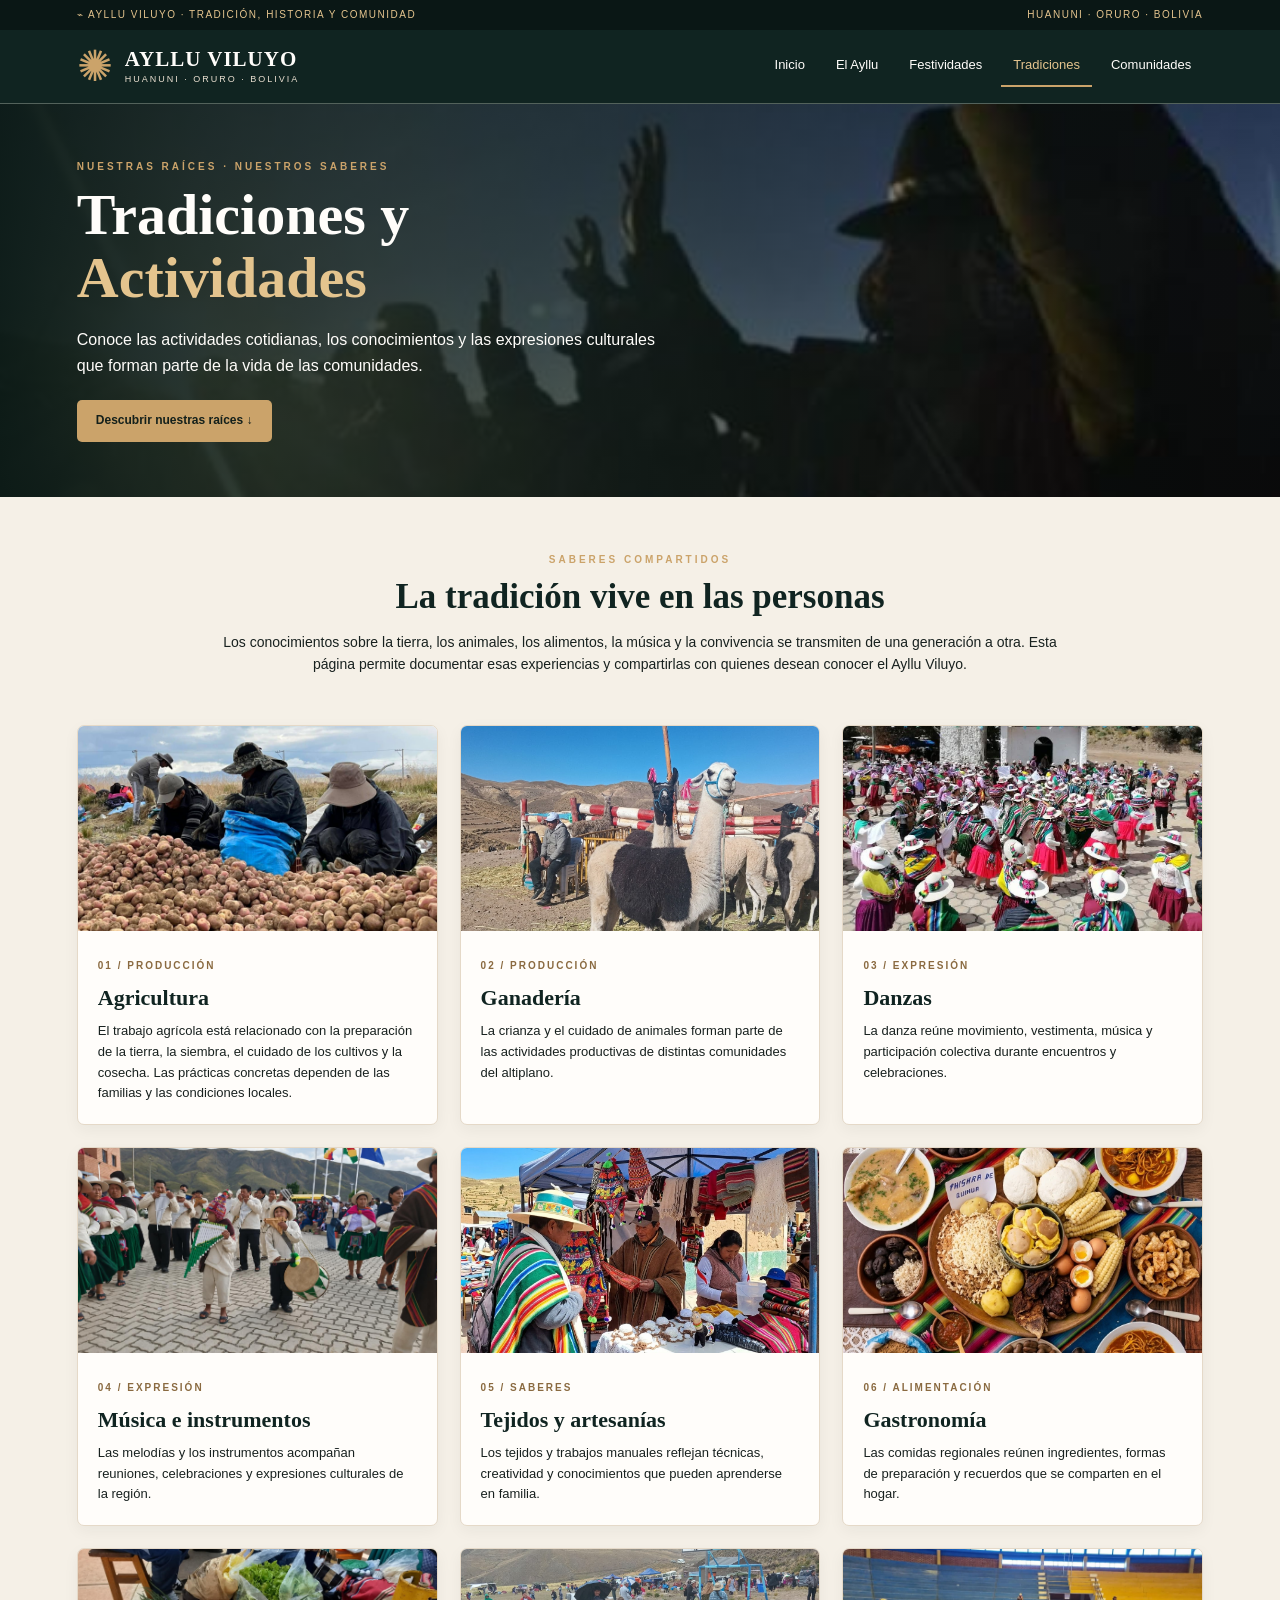
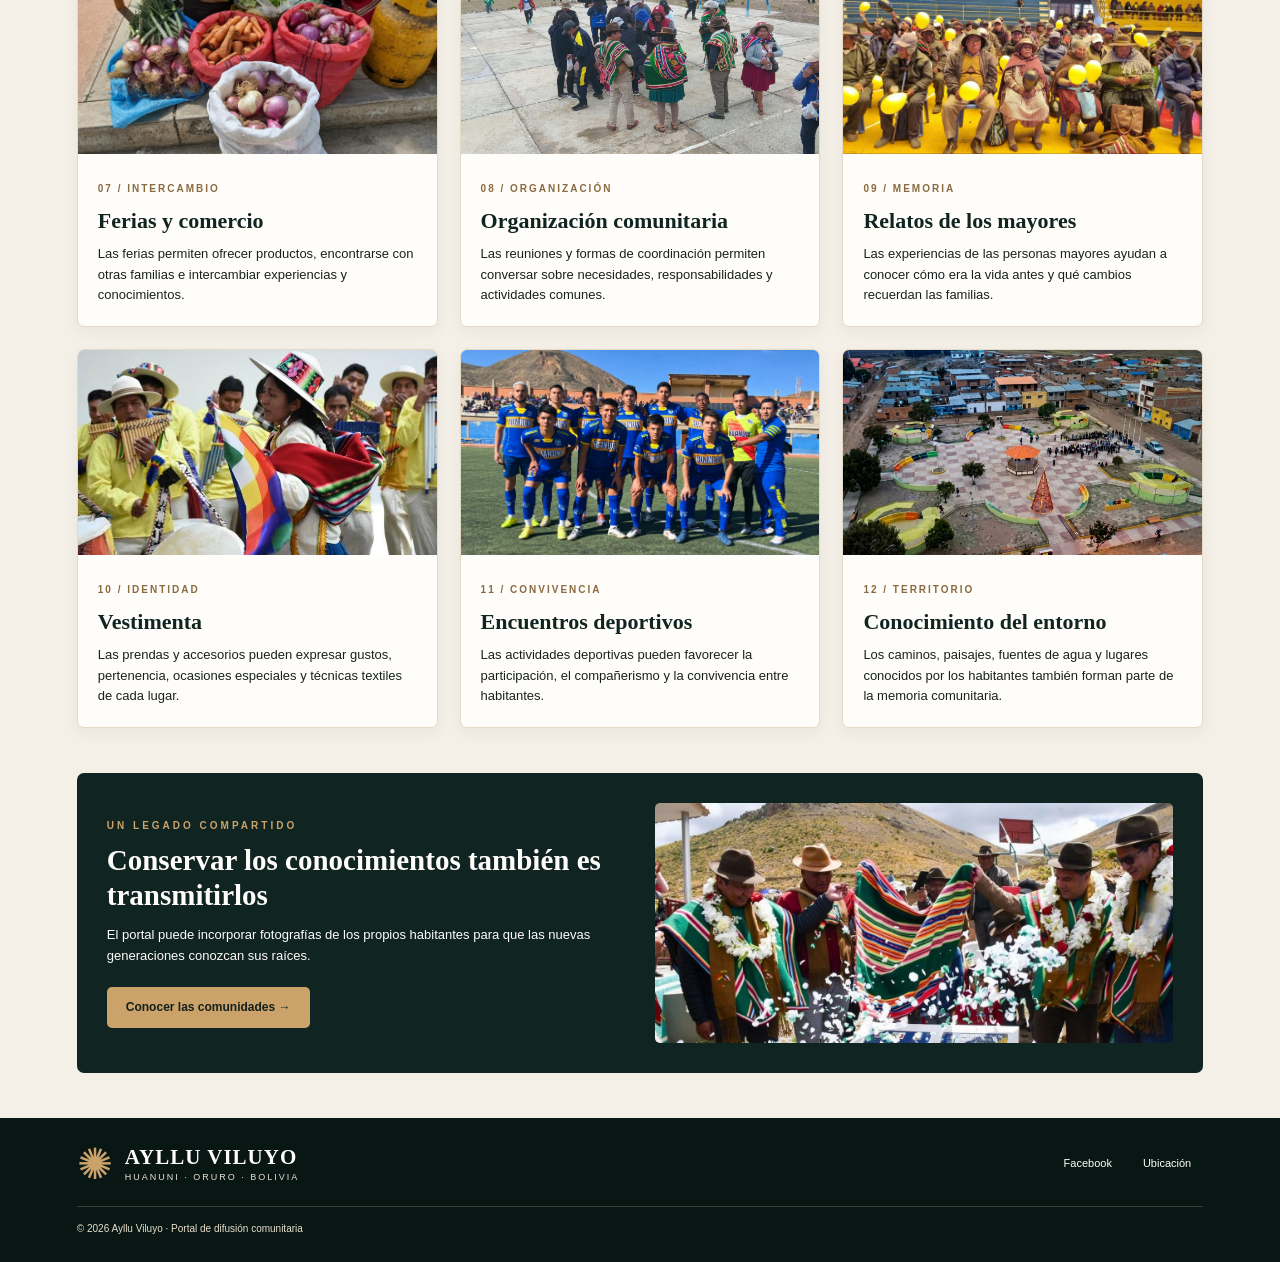
<file: tradiciones.html>
<!DOCTYPE html>
<html lang="es">
<head>
<meta charset="UTF-8">
<meta name="viewport" content="width=device-width, initial-scale=1.0">
<title>Tradiciones y Actividades | Ayllu Viluyo</title>
<link rel="stylesheet" href="tradiciones.css">
</head>
<body>
<div class="barra-superior"><span>⌁ AYLLU VILUYO · TRADICIÓN, HISTORIA Y COMUNIDAD</span><span>HUANUNI · ORURO · BOLIVIA</span></div>
<header class="encabezado">
<a class="marca" href="index.html"><span class="simbolo">✺</span><span><strong>AYLLU VILUYO</strong><small>HUANUNI · ORURO · BOLIVIA</small></span></a>
<nav><a href="index.html">Inicio</a><a href="index.html#el-ayllu">El Ayllu</a><a href="festividades.html">Festividades</a><a class="activo" href="tradiciones.html">Tradiciones</a><a href="comunidades.html">Comunidades</a></nav>
</header>

<section class="hero">
<div class="hero-contenido">
<p class="etiqueta">NUESTRAS RAÍCES · NUESTROS SABERES</p>
<h1>Tradiciones y<br><span>Actividades</span></h1>
<p>Conoce las actividades cotidianas, los conocimientos y las expresiones culturales que forman parte de la vida de las comunidades.</p>
<a class="boton" href="#tradiciones">Descubrir nuestras raíces ↓</a>
</div>
</section>

<section class="introduccion">
<p class="etiqueta">SABERES COMPARTIDOS</p>
<h2>La tradición vive en las personas</h2>
<p>Los conocimientos sobre la tierra, los animales, los alimentos, la música y la convivencia se transmiten de una generación a otra. Esta página permite documentar esas experiencias y compartirlas con quienes desean conocer el Ayllu Viluyo.</p>
</section>

<main class="contenido" id="tradiciones">
<div class="rejilla">
<article class="tarjeta"><img src="agricultura.jpg" alt="Agricultura andina"><div class="texto"><span class="numero">01 / PRODUCCIÓN</span><h3>Agricultura</h3><p>El trabajo agrícola está relacionado con la preparación de la tierra, la siembra, el cuidado de los cultivos y la cosecha. Las prácticas concretas dependen de las familias y las condiciones locales.</p></div></article>
<article class="tarjeta"><img src="ganaderia.jpeg" alt="Ganadería andina"><div class="texto"><span class="numero">02 / PRODUCCIÓN</span><h3>Ganadería</h3><p>La crianza y el cuidado de animales forman parte de las actividades productivas de distintas comunidades del altiplano.</p></div></article>
<article class="tarjeta"><img src="danzas.jpeg" alt="Danzas tradicionales"><div class="texto"><span class="numero">03 / EXPRESIÓN</span><h3>Danzas</h3><p>La danza reúne movimiento, vestimenta, música y participación colectiva durante encuentros y celebraciones.</p></div></article>
<article class="tarjeta"><img src="musica-andina.jpeg" alt="Música andina"><div class="texto"><span class="numero">04 / EXPRESIÓN</span><h3>Música e instrumentos</h3><p>Las melodías y los instrumentos acompañan reuniones, celebraciones y expresiones culturales de la región.</p></div></article>
<article class="tarjeta"><img src="artesanias.jpeg" alt="Tejidos y artesanías"><div class="texto"><span class="numero">05 / SABERES</span><h3>Tejidos y artesanías</h3><p>Los tejidos y trabajos manuales reflejan técnicas, creatividad y conocimientos que pueden aprenderse en familia.</p></div></article>
<article class="tarjeta"><img src="gastronomia.jpeg" alt="Gastronomía regional"><div class="texto"><span class="numero">06 / ALIMENTACIÓN</span><h3>Gastronomía</h3><p>Las comidas regionales reúnen ingredientes, formas de preparación y recuerdos que se comparten en el hogar.</p></div></article>
<article class="tarjeta"><img src="feria-productiva.jpeg" alt="Feria de productos"><div class="texto"><span class="numero">07 / INTERCAMBIO</span><h3>Ferias y comercio</h3><p>Las ferias permiten ofrecer productos, encontrarse con otras familias e intercambiar experiencias y conocimientos.</p></div></article>
<article class="tarjeta"><img src="encuentro-comunitario.jpeg" alt="Reunión comunitaria"><div class="texto"><span class="numero">08 / ORGANIZACIÓN</span><h3>Organización comunitaria</h3><p>Las reuniones y formas de coordinación permiten conversar sobre necesidades, responsabilidades y actividades comunes.</p></div></article>
<article class="tarjeta"><img src="historias-orales.jpeg" alt="Personas mayores compartiendo historias"><div class="texto"><span class="numero">09 / MEMORIA</span><h3>Relatos de los mayores</h3><p>Las experiencias de las personas mayores ayudan a conocer cómo era la vida antes y qué cambios recuerdan las familias.</p></div></article>
<article class="tarjeta"><img src="vestimenta.jpeg" alt="Vestimenta tradicional"><div class="texto"><span class="numero">10 / IDENTIDAD</span><h3>Vestimenta</h3><p>Las prendas y accesorios pueden expresar gustos, pertenencia, ocasiones especiales y técnicas textiles de cada lugar.</p></div></article>
<article class="tarjeta"><img src="encuentro-deportivo.jpeg" alt="Actividad deportiva"><div class="texto"><span class="numero">11 / CONVIVENCIA</span><h3>Encuentros deportivos</h3><p>Las actividades deportivas pueden favorecer la participación, el compañerismo y la convivencia entre habitantes.</p></div></article>
<article class="tarjeta"><img src="ayllu.jpeg" alt="Paisaje de la región"><div class="texto"><span class="numero">12 / TERRITORIO</span><h3>Conocimiento del entorno</h3><p>Los caminos, paisajes, fuentes de agua y lugares conocidos por los habitantes también forman parte de la memoria comunitaria.</p></div></article>
</div>

<section class="bloque-destacado">
<div><p class="etiqueta">UN LEGADO COMPARTIDO</p><h2>Conservar los conocimientos también es transmitirlos</h2><p>El portal puede incorporar fotografías de los propios habitantes para que las nuevas generaciones conozcan sus raíces.</p><a class="boton" href="comunidades.html">Conocer las comunidades →</a></div>
<img src="portada.jpeg" alt="Paisaje de la región de Viluyo">
</section>
</main>

<footer class="pie"><a class="marca" href="index.html"><span class="simbolo">✺</span><span><strong>AYLLU VILUYO</strong><small>HUANUNI · ORURO · BOLIVIA</small></span></a>
    <nav><a href="https://www.facebook.com/share/1BKvcviDow/">Facebook</a><a href="https://maps.app.goo.gl/x93vwBdLTBZR4XHk8?g_st=aw">Ubicación</a></nav>
    <p>© 2026 Ayllu Viluyo · Portal de difusión comunitaria</p></footer>
</body>
</html>
</file>
<file: comunidades.css>
:root {
    --verde: #102421;
    --verde2: #1D3932;
    --dorado: #CBA36A;
    --dorado-claro: #E4C48E;
    --crema: #F5F0E7;
    --blanco: #FFFDFA;
    --beige: #E9DFD0;
    --texto: #18211F;
}
* { 
    margin: 0; 
    padding: 0; 
    box-sizing: border-box; 
}
html { 
    scroll-behavior: smooth; 
}
body { 
    font-family: Arial, sans-serif; 
    background: var(--crema); 
    color: var(--texto); 
    line-height: 1.6; 
}
a { 
    text-decoration: none; 
}
.barra-superior { 
    background: #0A1715; 
    color: var(--dorado-claro); 
    padding: 7px 6%; 
    display: flex; 
    justify-content: space-between; 
    font-size: 10px; 
    letter-spacing: 1.5px; 
}
.encabezado { 
    background: var(--verde); 
    color: var(--blanco); 
    padding: 15px 6%; 
    display: flex; 
    align-items: center; 
    justify-content: space-between; 
    gap: 20px; 
    border-bottom: 1px solid #53625B; 
}
.marca { 
    display: flex; 
    align-items: center; 
    gap: 12px; color: var(--blanco); 
}
.simbolo { 
    color: var(--dorado); 
    font-size: 43px; 
    line-height: 1; 
}
.marca strong { 
    display: block; 
    font: bold 21px Georgia, serif; 
    letter-spacing: 1px; 
}
.marca small { 
    display: block; 
    font-size: 9px; 
    letter-spacing: 2px; 
    color: var(--beige); 
}
nav { 
    display: flex; 
    align-items: center; 
    flex-wrap: wrap; 
    gap: 7px; 
}
nav a { 
    color: var(--blanco); 
    font-size: 13px; 
    padding: 9px 12px; 
    border-bottom: 2px solid transparent; 
}
nav a:hover, nav a.activo { 
    color: var(--dorado-claro); 
    border-color: var(--dorado); 
}
.hero { 
    min-height: 360px; 
    display: flex; 
    align-items: center; 
    padding: 55px 6%; 
    color: var(--blanco); 
    background: linear-gradient(90deg, #081714F5, #081714A8 50%, #08171422), url("ayllu.jpeg") center/cover; 
}
.hero-contenido { 
    max-width: 680px; 
}
.etiqueta { 
    color: var(--dorado); 
    font-size: 10px; 
    font-weight: bold; 
    letter-spacing: 3px; 
    margin-bottom: 9px; 
}
.hero h1 { 
    font: bold clamp(38px, 5vw, 57px)/1.1 Georgia, serif; 
    margin-bottom: 18px; 
}
.hero h1 span { 
    color: var(--dorado-claro);
}
.hero-contenido > p:not(.etiqueta) { 
    max-width: 600px; 
    margin-bottom: 22px; 
}
.boton { 
    display: inline-block; 
    padding: 11px 19px; 
    background: var(--dorado); 
    color: #14201B; 
    border-radius: 5px; 
    font-size: 12px; 
    font-weight: bold; 
    transition: .25s; 
}
.boton:hover { 
    background: var(--dorado-claro); 
    transform: translateY(-2px); 
}
.introduccion { 
    max-width: 900px; 
    margin: auto; 
    padding: 55px 25px 35px; 
    text-align: center; 
}
.introduccion h2 { 
    font: bold clamp(27px, 3vw, 36px) Georgia, serif; 
    color: var(--verde); 
    margin-bottom: 14px; 
}
.introduccion > p:last-child { 
    font-size: 14px; 
}
.contenido { 
    padding: 10px 6% 45px; 
}
.comunidad-destacada { 
    display: grid; 
    grid-template-columns: 1.05fr 1fr; 
    gap: 35px; 
    align-items: center; 
    margin-bottom: 30px; 
    padding: 20px; 
    background: var(--blanco); 
    border: 1px solid #E6DCCD; 
    border-radius: 7px; 
    box-shadow: 0 5px 18px #1024210D; 
    scroll-margin-top: 20px; 
}
.comunidad-destacada > img { 
    display: block; 
    width: 100%; 
    height: 280px; 
    object-fit: cover; 
    border-radius: 5px; 
}
.comunidad-destacada.invertida > img { 
    order: 2; 
}
.comunidad-destacada.invertida > .detalle { 
    order: 1; 
}
.numero { 
    color: #8A6A40; 
    font-size: 10px; 
    font-weight: bold; 
    letter-spacing: 2px; 
}
.detalle h2 { 
    color: var(--verde); 
    font: bold 32px Georgia, serif; 
    margin: 8px 0 12px; 
}
.detalle p { 
    font-size: 14px; 
    margin-bottom: 18px; 
}
.etiquetas { 
    display: flex; 
    flex-wrap: wrap; 
    gap: 7px; 
    margin-bottom: 20px; 
}
.etiquetas span { 
    background: var(--beige); 
    color: #5E4B32; 
    padding: 5px 9px; 
    border-radius: 3px; 
    font-size: 10px; 
}
.mensaje-final { 
    text-align: center; 
    padding: 50px 20px; 
    background: var(--verde); 
    color: var(--blanco); 
    border-radius: 7px; 
    margin-top: 35px; 
}
.mensaje-final h2 { 
    font: bold clamp(25px, 3vw, 34px) Georgia, serif; 
    margin-bottom: 12px; 
}
.mensaje-final p:not(.etiqueta) { 
    font-size: 13px; 
    margin-bottom: 20px; 
}
.pie { 
    padding: 25px 6%; 
    display: flex; 
    flex-wrap: wrap; 
    gap: 20px; 
    align-items: center; 
    justify-content: space-between; 
    background: #091714; 
    color: var(--beige); 
}
.pie nav a { 
    font-size: 11px; 
}
.pie > p { 
    width: 100%; 
    border-top: 1px solid #34423B; 
    padding-top: 14px; 
    font-size: 10px; 
}
@media (max-width: 800px) { 
    .encabezado { flex-wrap: wrap; } 
    .comunidad-destacada { grid-template-columns: 1fr; gap: 20px; } 
    .comunidad-destacada.invertida > img, .comunidad-destacada.invertida > 
    .detalle { order: initial; } 
    .comunidad-destacada > img { height: 250px; } }
@media (max-width: 550px) { 
    .barra-superior { flex-wrap: wrap; gap: 5px; } 
    .encabezado { justify-content: center; } 
    nav { justify-content: center; } 
    .comunidad-destacada { padding: 13px; } 
    .comunidad-destacada > img { height: 200px; } 
}
</file>
<file: festividades.css>
:root {
    --verde: #102421;
    --verde2: #1D3932;
    --dorado: #CBA36A;
    --dorado-claro: #E4C48E;
    --crema: #F5F0E7;
    --blanco: #FFFDFA;
    --beige: #E9DFD0;
    --texto: #18211F;
}
* { 
    margin: 0; 
    padding: 0; 
    box-sizing: border-box; 
}
html { 
    scroll-behavior: smooth; 
}
body { 
    font-family: Arial, sans-serif; 
    background: var(--crema); 
    color: var(--texto); 
    line-height: 1.55; 
}
a { 
    text-decoration: none; 
}
.barra-superior { 
    background: #0A1715; 
    color: var(--dorado-claro); 
    padding: 7px 6%; 
    display: flex; 
    justify-content: space-between; 
    font-size: 10px; 
    letter-spacing: 1.5px; 
}
.encabezado { 
    background: var(--verde); 
    color: var(--blanco); 
    padding: 15px 6%; 
    display: flex; 
    align-items: center; 
    justify-content: space-between; 
    gap: 20px; 
    border-bottom: 1px solid #53625B; 
}
.marca {
    display: flex; 
    align-items: center; 
    gap: 12px; 
    color: var(--blanco); 
}
.simbolo { 
    color: var(--dorado); 
    font-size: 43px; 
    line-height: 1; 
}
.marca strong { 
    display: block; 
    font: bold 21px Georgia, serif; 
    letter-spacing: 1px; 
}
.marca small { 
    display: block; 
    font-size: 9px; 
    letter-spacing: 2px; 
    color: var(--beige); 
}
nav { 
    display: flex; 
    align-items: center; 
    flex-wrap: wrap; 
    gap: 7px; 
}
nav a { 
    color: var(--blanco); 
    font-size: 13px; 
    padding: 9px 12px; 
    border-bottom: 2px solid transparent; 
}
nav a:hover, nav a.activo { 
    color: var(--dorado-claro); 
    border-color: var(--dorado); 
}
.hero { 
    min-height: 360px; 
    display: flex; 
    align-items: center; 
    padding: 55px 6%;
     color: var(--blanco); 
     background: linear-gradient(90deg, #081714F5, #081714A8 50%, #08171422), url("festividades-portada.jpeg") center/cover;
}
.hero-contenido { 
    max-width: 650px; 
}
.etiqueta { 
    color: var(--dorado); 
    font-size: 10px; 
    font-weight: bold; 
    letter-spacing: 3px; 
    margin-bottom: 9px;
}
.hero h1 { 
    font: bold clamp(40px, 5vw, 59px)/1.05 Georgia, serif; 
    margin-bottom: 17px; 
}
.hero h1 span { 
    color: var(--dorado-claro);
}
.hero-contenido > p:not(.etiqueta) { 
    max-width: 590px; 
    margin-bottom: 22px; 
}
.boton { 
    display: inline-block; 
    padding: 11px 19px; 
    background: var(--dorado); 
    color: #14201B; 
    border-radius: 5px; 
    font-size: 12px; 
    font-weight: bold; 
    transition: .25s; 
}
.boton:hover { 
    background: var(--dorado-claro); 
    transform: translateY(-2px);
}
.resumen { 
    display: grid; 
    grid-template-columns: repeat(3, 1fr); 
    background: var(--verde2); 
    color: var(--blanco); 
    padding: 22px 10%; 
    gap: 20px; 
    text-align: center; 
}
.resumen div { 
    border-right: 1px solid #607169; 
}
.resumen div:last-child { 
    border: 0; 
}
.resumen strong, .resumen span { 
    display: block; 
}
.resumen strong { 
    font: bold 29px Georgia, serif; 
    color: var(--dorado-claro); 
}
.resumen span { 
    font-size: 12px; 
}
.aviso-general { 
    margin: 25px 6% 0; 
    padding: 15px 18px; 
    background: var(--beige); 
    border-left: 4px solid var(--dorado); 
    font-size: 13px; 
}
.calendario { 
    padding: 10px 6% 40px; 
}
.mes {
     padding: 30px 0 15px; 
     scroll-margin-top: 15px; 
    }
.titulo-mes { 
    display: flex; 
    align-items: center; 
    gap: 18px; 
    padding-bottom: 15px; 
    margin-bottom: 20px;
    border-bottom: 1px solid #D7C9B4; 
}
.titulo-mes > span { 
    color: var(--dorado); 
    font: bold 44px Georgia, serif; 
    line-height: 1; 
}
.titulo-mes p { 
    color: #8A6A40; 
    font-size: 10px; 
    letter-spacing: 2px; 
    font-weight: bold; 
}
.titulo-mes h2 { 
    color: var(--verde); 
    font: bold 29px Georgia, serif; 
}
.rejilla { 
    display: grid; 
    grid-template-columns: repeat(4, minmax(0, 1fr)); 
    gap: 17px; 
    align-items: stretch; 
}
.tarjeta { 
    background: var(--blanco); 
    border: 1px solid #E6DCCD; 
    border-radius: 6px; 
    overflow: hidden; 
    display: flex; 
    flex-direction: column; 
    box-shadow: 0 4px 14px #1024210C; 
    transition: transform .25s, box-shadow .25s; 
}
.tarjeta:hover { 
    transform: translateY(-4px); 
    box-shadow: 0 9px 20px #10242120; 
}
.tarjeta img { 
    width: 100%; 
    height: 145px; 
    object-fit: cover; 
    display: block; 
    background: var(--beige); 
}
.texto-tarjeta {
     padding: 13px; 
     display: flex; 
     flex-direction: column; 
     flex: 1;
    align-items: flex-start; }
.fecha { 
    display: inline-block; 
    padding: 5px 8px; 
    margin-bottom: 10px; 
    background: var(--verde); 
    color: var(--dorado-claro); 
    border-radius: 3px; 
    font-size: 10px; 
    font-weight: bold; 
}
.texto-tarjeta h3 { 
    font: bold 16px/1.25 Georgia, serif; 
    color: var(--verde); 
    margin-bottom: 8px; 
}
.texto-tarjeta p { 
    font-size: 12px; 
    line-height: 1.5; 
    margin-bottom: 14px; 
    flex: 1; 
}
.tipo { 
    display: inline-block; 
    border-top: 1px solid #E2D7C7; 
    padding-top: 8px; 
    color: #735A3A; 
    font-size: 10px; 
    font-weight: bold; 
}
.tipo.propuesta { 
    color: #8B6334; 
}
.tipo.regional { 
    color: #46695A; 
}
.cierre-calendario { 
    margin: 35px 0 0; 
    padding: 45px 20px; 
    text-align: center; 
    background: var(--verde);
    color: var(--blanco); 
    border-radius: 6px; 
}
.cierre-calendario h2 { 
    font: bold clamp(24px, 3vw, 34px) Georgia, serif; 
    margin-bottom: 12px; 
}
.cierre-calendario p:not(.etiqueta) { 
    max-width: 650px; 
    margin: 0 auto 20px; 
    font-size: 13px; 
}
.pie { 
    padding: 25px 6%;
    display: flex; 
    flex-wrap: wrap; 
    gap: 20px; 
    align-items: center; 
    justify-content: space-between; 
    background: #091714; 
    color: var(--beige); 
}
.pie nav a { 
    font-size: 11px; 
}
.pie > p {
     width: 100%; 
     border-top: 1px solid #34423B; 
     padding-top: 14px; 
     font-size: 10px; 
}
@media (max-width: 1100px) 
{ .rejilla { grid-template-columns: repeat(3, minmax(0, 1fr)); } }
@media (max-width: 760px)
 { .encabezado { flex-wrap: wrap; } .rejilla { 
    grid-template-columns: repeat(2, minmax(0, 1fr)); } 
    .resumen { padding: 20px 4%; } }
@media (max-width: 480px)
 { .barra-superior { flex-wrap: wrap; gap: 5px; } 
 .encabezado { justify-content: center; } 
 nav { justify-content: center; } 
 .rejilla { grid-template-columns: 1fr; } 
 .tarjeta img { height: 190px; } 
 .resumen { grid-template-columns: 1fr; } 
 .resumen div { border-right: 0; border-bottom: 1px solid #607169; padding-bottom: 12px; } 
 .resumen div:last-child { border: 0; } }
</file>
<file: tradiciones.css>
:root {
    --verde: #102421;
    --verde2: #1D3932;
    --dorado: #CBA36A;
    --dorado-claro: #E4C48E;
    --crema: #F5F0E7;
    --blanco: #FFFDFA;
    --beige: #E9DFD0;
    --texto: #18211F;
}
* { 
    margin: 0; padding: 0; 
    box-sizing: border-box; 
}
html { 
    scroll-behavior: smooth;
}
body { 
    font-family: Arial, sans-serif; 
    background: var(--crema); 
    color: var(--texto); line-height: 1.6; 
}
a { 
    text-decoration: none; 
}
.barra-superior { 
    background: #0A1715; 
    color: var(--dorado-claro); 
    padding: 7px 6%; 
    display: flex; 
    justify-content: space-between; 
    font-size: 10px; 
    letter-spacing: 1.5px; 
}
.encabezado { 
    background: var(--verde); 
    color: var(--blanco); 
    padding: 15px 6%; 
    display: flex; 
    align-items: center; 
    justify-content: space-between; 
    gap: 20px; 
    border-bottom: 1px solid #53625B; 
}
.marca { 
    display: flex; 
    align-items: center; 
    gap: 12px; 
    color: var(--blanco); 
}
.simbolo { 
    color: var(--dorado); 
    font-size: 43px; 
    line-height: 1; 
}
.marca strong { 
    display: block; 
    font: bold 21px Georgia, serif; 
    letter-spacing: 1px; 
}
.marca small { 
    display: block; 
    font-size: 9px; 
    letter-spacing: 2px;
    color: var(--beige); 
}
nav { 
    display: flex; 
    align-items: center; 
    flex-wrap: wrap; 
    gap: 7px; 
}
nav a { 
    color: var(--blanco); 
    font-size: 13px; 
    padding: 9px 12px; 
    border-bottom: 2px solid transparent; 
}
nav a:hover, nav a.activo { 
    color: var(--dorado-claro); 
    border-color: var(--dorado); 
}
.hero { 
    min-height: 360px; 
    display: flex; 
    align-items: center; 
    padding: 55px 6%; 
    color: var(--blanco); 
    background: linear-gradient(90deg, #081714F5, #081714A8 50%, #08171422), url("tradiciones-portada.jpeg") center/cover; 
}
.hero-contenido { 
    max-width: 650px;
 
}
.etiqueta { 
    color: var(--dorado); 
    font-size: 10px; 
    font-weight: bold; 
    letter-spacing: 3px; 
    margin-bottom: 9px; 
}
.hero h1 { 
    font: bold clamp(39px, 5vw, 58px)/1.08 Georgia, serif; 
    margin-bottom: 18px; }
.hero h1 span { 
    color: var(--dorado-claro); 
}
.hero-contenido > p:not(.etiqueta) { 
    max-width: 590px;
    margin-bottom: 22px; 
}
.boton { 
    display: inline-block; 
    padding: 11px 19px; 
    background: var(--dorado); 
    color: #14201B; 
    border-radius: 5px; 
    font-size: 12px; 
    font-weight: bold; 
    transition: .25s; 
}
.boton:hover { 
    background: var(--dorado-claro); 
    transform: translateY(-2px); 
}
.introduccion { 
    max-width: 900px; 
    padding: 55px 25px 35px; 
    margin: auto; 
    text-align: center;
}
.introduccion h2 { 
    font: bold clamp(26px, 3vw, 35px) Georgia, serif;
    color: var(--verde); 
    margin-bottom: 14px; 
}
.introduccion > p:last-child { 
    font-size: 14px; 
}
.contenido { 
    padding: 15px 6% 45px; 
}
.rejilla { 
    display: grid; 
    grid-template-columns: repeat(3, minmax(0, 1fr)); 
    gap: 22px; 
}
.tarjeta { 
    background: var(--blanco); 
    border: 1px solid #E5D9C8; 
    border-radius: 7px; 
    overflow: hidden; 
    box-shadow: 0 5px 15px #1024210D; 
    transition: .25s; 
}
.tarjeta:hover { 
    transform: translateY(-4px); 
    box-shadow: 0 10px 23px #1024211A;
}
.tarjeta img { 
    width: 100%; 
    height: 205px; 
    object-fit: cover; 
    display: block; 
    background: var(--beige);
}
.texto { 
    padding: 20px; 
}
.numero { 
    color: #8A6A40; 
    font-size: 10px; 
    font-weight: bold; 
    letter-spacing: 2px; 
}
.texto h3 { 
    color: var(--verde); 
    font: bold 22px Georgia, serif; 
    margin: 8px 0 10px; 
}
.texto p { 
    font-size: 13px; 
}
.bloque-destacado { 
    margin-top: 45px; 
    display: grid; 
    grid-template-columns: 1fr 1fr; 
    gap: 30px; 
    align-items: center; 
    background: var(--verde); 
    color: var(--blanco); 
    padding: 30px; 
    border-radius: 7px; 
}
.bloque-destacado h2 { 
    font: bold 29px/1.2 Georgia, serif; 
    margin-bottom: 12px; 
}
.bloque-destacado p:not(.etiqueta) { 
    font-size: 13px; 
    margin-bottom: 20px; 
}
.bloque-destacado img { 
    width: 100%; 
    height: 240px; 
    object-fit: cover; 
    border-radius: 5px; 
}
.pie { 
    padding: 25px 6%; 
    display: flex; 
    flex-wrap: wrap; 
    gap: 20px; 
    align-items: center; 
    justify-content: space-between; 
    background: #091714; 
    color: var(--beige); 
}
.pie nav a { 
    font-size: 11px; 
}
.pie > p { 
    width: 100%; 
    border-top: 1px solid #34423B; 
    padding-top: 14px; font-size: 10px; 
}
@media (max-width: 850px) { 
    .encabezado { flex-wrap: wrap; } 
    .rejilla { grid-template-columns: repeat(2, minmax(0, 1fr)); } 
}
@media (max-width: 550px) { 
    .barra-superior { flex-wrap: wrap; gap: 5px; } 
    .encabezado { justify-content: center; } 
    nav { justify-content: center; } 
    .rejilla, .bloque-destacado { grid-template-columns: 1fr; } 
    .tarjeta img { height: 220px; } 
    .bloque-destacado { padding: 22px; } }
</file>
